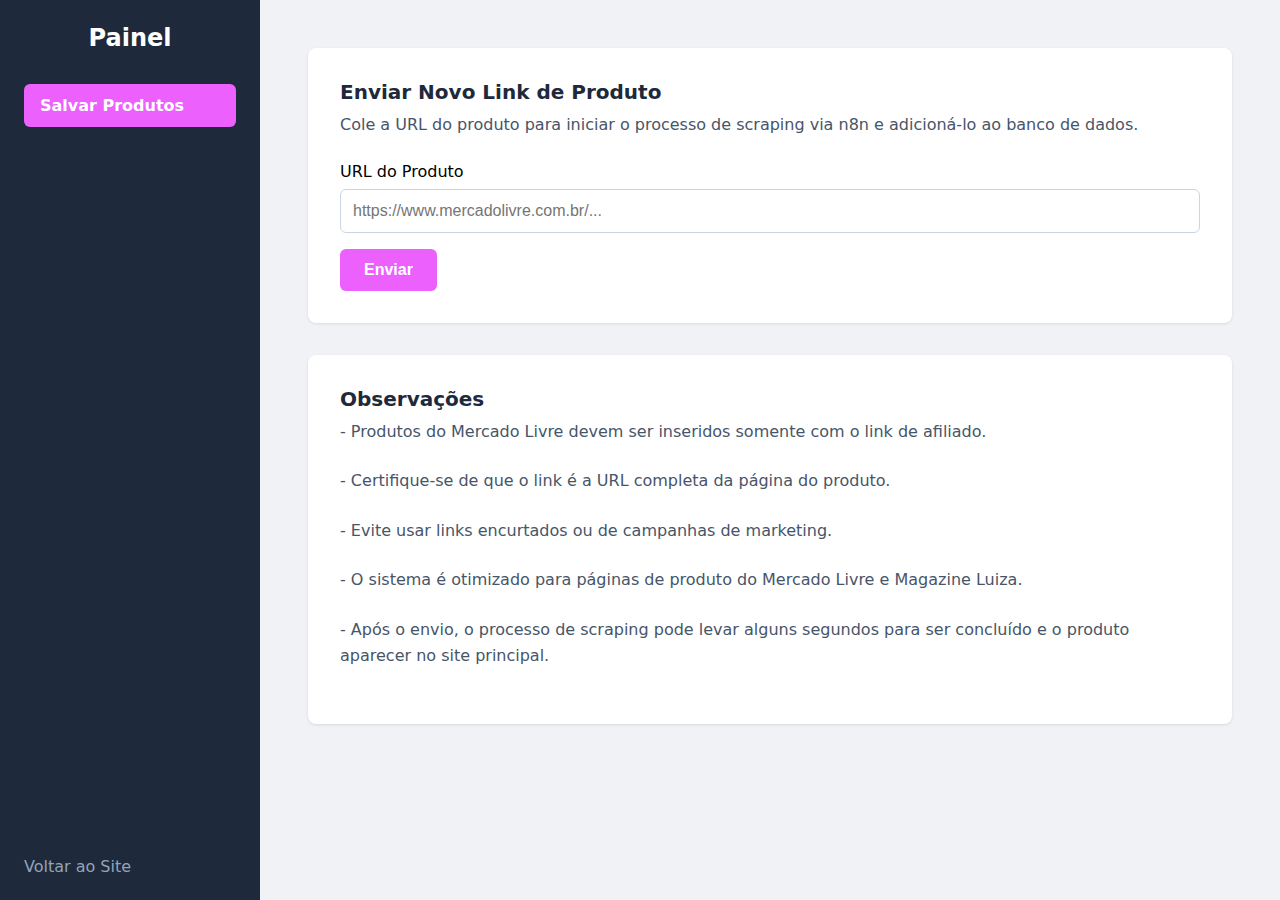
<file: src/main/resources/static/admin.html>
<!DOCTYPE html>
<html lang="pt-br">
<head>
    <!-- Google Tag Manager -->
    <script>(function(w,d,s,l,i){w[l]=w[l]||[];w[l].push({'gtm.start':
            new Date().getTime(),event:'gtm.js'});var f=d.getElementsByTagName(s)[0],
        j=d.createElement(s),dl=l!='dataLayer'?'&l='+l:'';j.async=true;j.src=
        'https://www.googletagmanager.com/gtm.js?id='+i+dl;f.parentNode.insertBefore(j,f);
    })(window,document,'script','dataLayer','GTM-TMC86WDT');</script>
    <!-- End Google Tag Manager -->
    <meta charset="UTF-8">
    <meta name="viewport" content="width=device-width, initial-scale=1.0">
    <link rel="icon" type="image/png" href="/favicon-96x96.png" sizes="96x96" />
    <link rel="icon" type="image/svg+xml" href="/favicon.svg" />
    <link rel="shortcut icon" href="/favicon.ico" />
    <link rel="apple-touch-icon" sizes="180x180" href="/apple-touch-icon.png" />
    <meta name="apple-mobile-web-app-title" content="Ofertas do Coelho" />
    <link rel="manifest" href="/site.webmanifest" />
    <title>Painel Administrativo</title>
    <link rel="stylesheet" href="./assets/css/admin.css">

</head>
<body>
<!-- Google Tag Manager (noscript) -->
<noscript><iframe src="https://www.googletagmanager.com/ns.html?id=GTM-TMC86WDT"
                  height="0" width="0" style="display:none;visibility:hidden"></iframe></noscript>
<!-- End Google Tag Manager (noscript) -->

<div class="admin-layout">
    <aside class="sidebar">
        <h1 class="sidebar-logo">Painel</h1>
        <nav class="sidebar-nav">
            <ul>
                <li><a href="#" class="active">Salvar Produtos</a></li>
            </ul>
        </nav>
        <div class="sidebar-footer">
            <a href="/">Voltar ao Site</a>
        </div>
    </aside>

    <main class="main-content">
        <section class="content-block">
            <h2>Enviar Novo Link de Produto</h2>
            <p>Cole a URL do produto para iniciar o processo de scraping via n8n e adicioná-lo ao banco de dados.</p>

            <div id="feedback-area" class="feedback"></div>

            <form id="link-form">
                <div class="form-group">
                    <label for="url-produto">URL do Produto</label>
                    <input type="url" id="url-produto" placeholder="https://www.mercadolivre.com.br/..." required>
                </div>
                <button type="submit" class="btn-submit" onclick="">Enviar</button>
            </form>
        </section>

        <section class="content-block">
            <h2>Observações</h2>
            <p>- Produtos do Mercado Livre devem ser inseridos somente com o link de afiliado.</p>
            <p>- Certifique-se de que o link é a URL completa da página do produto.</p>
            <p>- Evite usar links encurtados ou de campanhas de marketing.</p>
            <p>- O sistema é otimizado para páginas de produto do Mercado Livre e Magazine Luiza.</p>
            <p>- Após o envio, o processo de scraping pode levar alguns segundos para ser concluído e o produto aparecer no site principal.</p>
        </section>
    </main>
</div>

<script src="./assets/js/admin.js"></script>
</body>
</html>
</file>
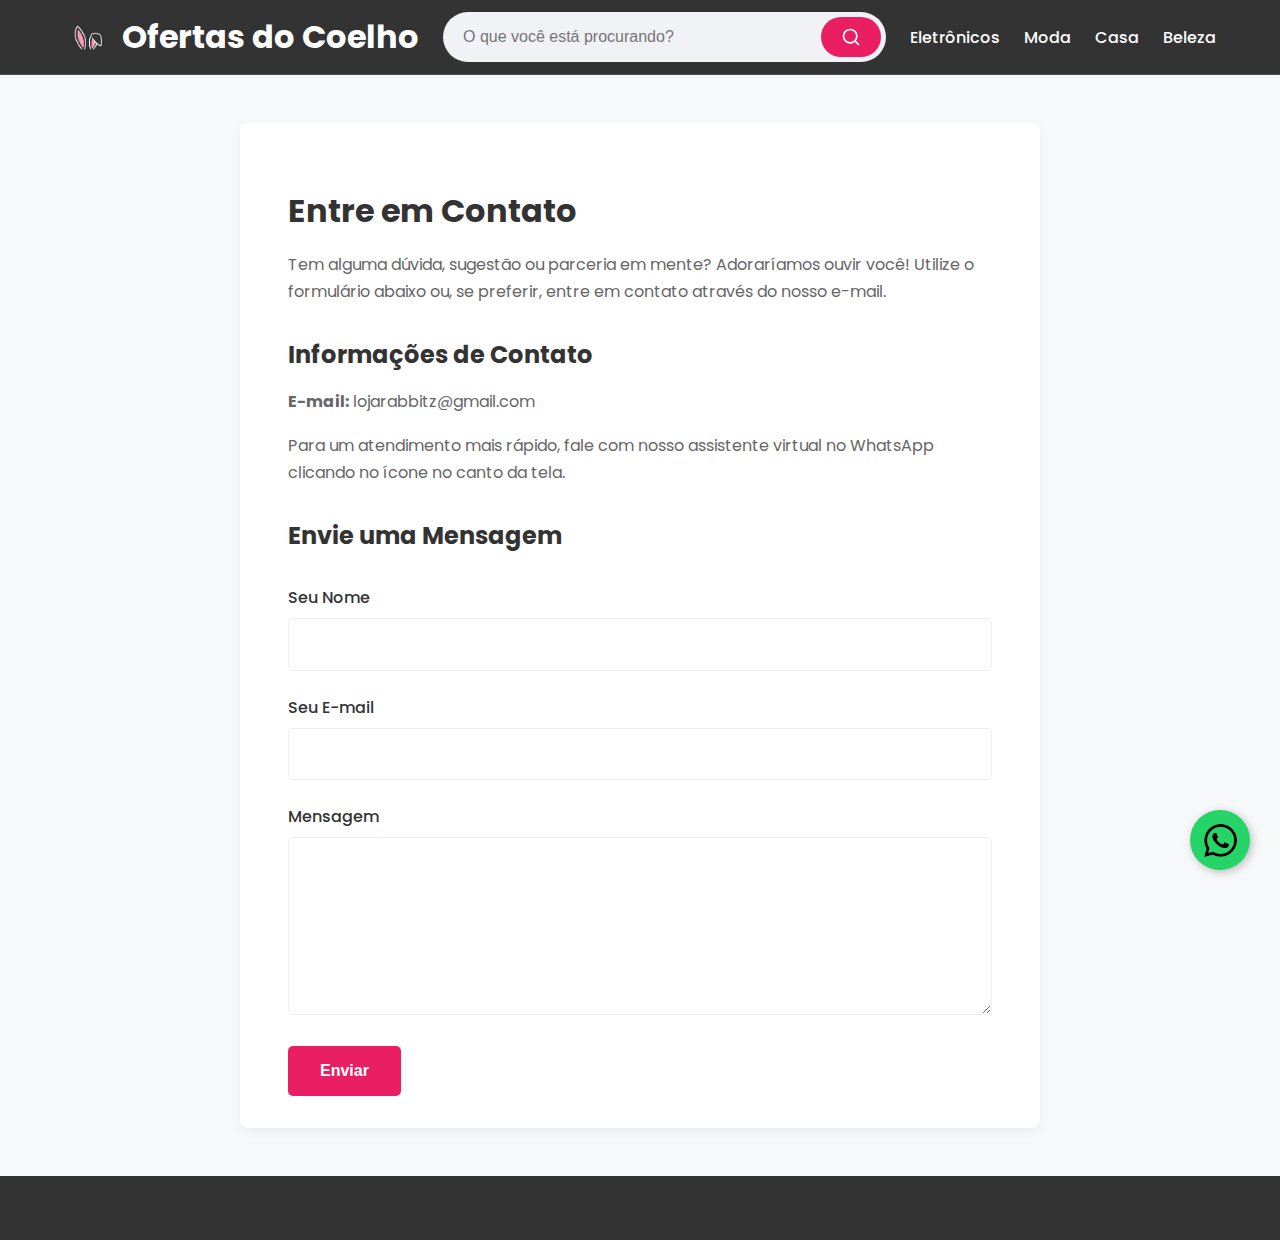
<file: src/main/resources/static/contato.html>
<!DOCTYPE html>
<html lang="pt-br">
<head>
    <meta charset="UTF-8">
    <meta name="viewport" content="width=device-width, initial-scale=1.0">
    <title>Contato - Ofertas do Coelho</title>
    <link rel="stylesheet" href="./assets/css/global.css">
    <link rel="stylesheet" href="./assets/css/static-pages.css">
    <link rel="preconnect" href="https://fonts.googleapis.com">
    <link rel="preconnect" href="https://fonts.gstatic.com" crossorigin>
    <link href="https://fonts.googleapis.com/css2?family=Poppins:wght@400;500;700&display=swap" rel="stylesheet">
</head>
<body>

<header class="main-header">
    <div class="container">
        <a href="/" class="logo">
            <img src="./assets/images/Logomarca.png" alt="Ofertas do Coelho Logo" class="logo-img">
            <h1>Ofertas do Coelho</h1>
        </a>

        <div class="search-bar">
            <input type="text" id="search-input" placeholder="O que você está procurando?">
            <button id="search-button">
                <svg xmlns="http://www.w3.org/2000/svg" width="20" height="20" viewBox="0 0 24 24" fill="none" stroke="currentColor" stroke-width="2" stroke-linecap="round" stroke-linejoin="round"><circle cx="11" cy="11" r="8"></circle><line x1="21" y1="21" x2="16.65" y2="16.65"></line></svg>
            </button>
        </div>

        <nav class="main-nav">
            <ul class="nav-links">
                <li><a href="#">Eletrônicos</a></li>
                <li><a href="#">Moda</a></li>
                <li><a href="#">Casa</a></li>
                <li><a href="#">Beleza</a></li>
            </ul>
        </nav>
        <button class="hamburger">&#9776;</button>
    </div>
</header>

<main class="container">
    <div class="static-page-content">
        <h1>Entre em Contato</h1>
        <p>Tem alguma dúvida, sugestão ou parceria em mente? Adoraríamos ouvir você! Utilize o formulário abaixo ou, se preferir, entre em contato através do nosso e-mail.</p>

        <h2>Informações de Contato</h2>
        <p><strong>E-mail:</strong> lojarabbitz@gmail.com</p>
        <p>Para um atendimento mais rápido, fale com nosso assistente virtual no WhatsApp clicando no ícone no canto da tela.</p>

        <h2>Envie uma Mensagem</h2>
        <form class="contact-form">
            <div class="form-group">
                <label for="name">Seu Nome</label>
                <input type="text" id="name" name="name" required>
            </div>
            <div class="form-group">
                <label for="email">Seu E-mail</label>
                <input type="email" id="email" name="email" required>
            </div>
            <div class="form-group">
                <label for="message">Mensagem</label>
                <textarea id="message" name="message" rows="6" required></textarea>
            </div>
            <button type="submit" class="form-button">Enviar</button>
        </form>
    </div>
</main>

<footer class="main-footer">
</footer>

<a href="https://wa.me/5564992716269" class="whatsapp-float-button" target="_blank">
    <img src="./assets/images/whatsapp.png" alt="Fale Conosco pelo WhatsApp">
</a>
</body>
</html>
</file>
<file: src/main/resources/static/assets/css/global.css>
/* --- CONFIGURAÇÕES GLOBAIS E FONTES --- */
:root {
    --bg-main: #f7f8fa;
    --accent-color: #E91E63;
    --accent-dark: #c2185b;
    --accent-light: #F8E0E5;
    --dark-color: #333333;
    --text-light: #666;
    --white: #ffffff;
    --border-color: #eee;
    --font-family: 'Poppins', sans-serif;
}

* {
    margin: 0;
    padding: 0;
    box-sizing: border-box;
}

body {
    font-family: var(--font-family);
    background-color: var(--bg-main);
    color: var(--dark-color);
}

.container {
    width: 90%;
    max-width: 1400px;
    margin: 0 auto;
}

/* --- CABEÇALHO --- */
.main-header {
    background-color: var(--dark-color);
    border-bottom: 1px solid #4f4f4f; /* Borda sutil */
    padding: 0.75rem 0; /* Mais compacto */
    position: sticky;
    top: 0;
    z-index: 100;
}

.main-header .container {
    display: flex;
    align-items: center;
    gap: 1.5rem;
    flex-wrap: nowrap; /* Impede a quebra de linha */
}

.logo {
    display: flex;
    align-items: center;
    text-decoration: none;
    color: var(--white);
    flex-shrink: 0; /* Impede que o logo encolha */
}

.logo-img {
    height: 48px;
    margin-right: 10px;
}

.logo h2 { /* Usando H2 para SEO, conforme discutido */
    font-size: 1.25rem;
    color: var(--white);
    white-space: nowrap;
}

.search-bar {
    display: flex;
    align-items: center;
    flex-grow: 1;
    max-width: 700px;
    background-color: #f0f2f5;
    border-radius: 25px;
    padding: 5px;
    margin: 0 auto;
}

#search-input {
    border: none;
    background: transparent;
    outline: none;
    width: 100%;
    padding: 10px 15px;
    font-size: 1rem;
    color: var(--dark-color);
}

#search-button {
    border: none;
    background-color: var(--accent-color);
    color: white;
    border-radius: 20px;
    width: 60px;
    height: 40px;
    flex-shrink: 0;
    display: flex;
    justify-content: center;
    align-items: center;
    cursor: pointer;
    transition: background-color 0.3s;
}

#search-button:hover {
    background-color: var(--accent-dark);
}

.main-nav {
    flex-shrink: 0;
}

.main-nav .nav-links {
    display: flex;
    list-style: none;
    padding: 0;
    margin: 0;
    gap: 1.5rem;
}

.main-nav a {
    position: relative;
    text-decoration: none;
    color: var(--white);
    font-weight: 500;
    padding-bottom: 5px;
    transition: color 0.3s ease;
    white-space: nowrap;
}

.main-nav a:hover {
    color: #f0f0f0;
}

.main-nav a::after {
    content: '';
    position: absolute;
    width: 100%;
    height: 2px;
    background-color: var(--accent-color);
    bottom: 0;
    left: 0;
    transform: scaleX(0);
    transform-origin: center;
    transition: transform 0.3s ease-out;
}

.main-nav a:hover::after {
    transform: scaleX(1);
}

.hamburger {
    display: none;
    font-size: 2rem;
    color: var(--white);
    background: none;
    border: none;
    cursor: pointer;
    margin-left: auto;
}

/* --- RODAPÉ --- */
.main-footer {
    background-color: var(--dark-color);
    color: #bbb;
    padding: 3rem 0 1rem;
    margin-top: 2rem;
}

.footer-grid {
    display: grid;
    grid-template-columns: 1fr;
    gap: 2rem;
}

.footer-column h4 {
    color: var(--white);
    margin-bottom: 1rem;
    position: relative;
}
.footer-column h4::after {
    content: '';
    position: absolute;
    left: 0;
    bottom: -5px;
    width: 40px;
    height: 2px;
    background-color: var(--accent-color);
}
.footer-column ul {
    list-style: none;
    padding: 0;
}
.footer-column ul li {
    margin-bottom: 0.5rem;
}
.footer-column a {
    color: #bbb;
    text-decoration: none;
}
.footer-column a:hover {
    color: var(--white);
}

.social-links {
    display: flex;
    gap: 1rem;
    margin-top: 1rem;
}
.social-links img {
    width: 24px;
    height: 24px;
}

.copyright {
    text-align: center;
    margin-top: 2rem;
    border-top: 1px solid #555;
    padding-top: 1rem;
    font-size: 0.9rem;
}

/* --- ANÚNCIO FIXO --- */
.sticky-ad {
    display: none;
    position: fixed;
    bottom: 0;
    left: 0;
    width: 100%;
    background-color: rgba(0, 0, 0, 0.9);
    color: var(--white);
    justify-content: space-between;
    align-items: center;
    padding: 0.8rem;
    z-index: 1000;
}

.ad-text {
    flex-grow: 1;
    text-align: center;
    font-size: 0.9rem;
}

.close-ad {
    background: none;
    border: none;
    color: var(--white);
    font-size: 1.5rem;
    cursor: pointer;
    padding: 0 0.5rem;
}

/* --- BOTÃO FLUTUANTE DO WHATSAPP --- */
.whatsapp-float-button {
    position: fixed;
    width: 60px;
    height: 60px;
    bottom: 30px;
    right: 30px;
    background-color: #25D366;
    border-radius: 50%;
    box-shadow: 2px 2px 8px rgba(0,0,0,0.25);
    z-index: 1000;
    display: flex;
    justify-content: center;
    align-items: center;
    transition: transform 0.3s ease;
}

.whatsapp-float-button:hover {
    transform: scale(1.1);
}

.whatsapp-float-button img {
    width: 35px;
    height: 35px;
}

/* --- RESPONSIVIDADE GLOBAL E MENU MOBILE --- */

@media (min-width: 768px) {
    .footer-grid {
        grid-template-columns: 2fr 1fr 1fr;
    }
}

@media (max-width: 1024px) {
    .main-nav {
        display: none;
    }
    .hamburger {
        display: block;
    }
    .search-bar {
        max-width: 500px;
    }

    /* Regras para o menu mobile quando ele estiver aberto */
    .main-nav.is-active {
        display: block;
        position: absolute;
        top: 71px; /* Altura do header */
        left: 0;
        width: 100%;
        background-color: var(--dark-color);
        box-shadow: 0 4px 6px rgba(0,0,0,0.1);
        z-index: 1000;
    }
    .main-nav.is-active .nav-links {
        flex-direction: column;
        width: 100%;
        gap: 0;
    }
    .main-nav.is-active .nav-links li {
        width: 100%;
        text-align: center;
        border-top: 1px solid #4f4f4f;
    }
    .main-nav.is-active .nav-links a {
        display: block;
        padding: 1rem;
        width: 100%;
    }
}

@media (max-width: 767px) {
    .search-bar {
        display: none;
    }
    .main-header .container {
        justify-content: space-between;
    }
}
</file>
<file: src/main/resources/static/assets/css/static-pages.css>
/* --- ESTILOS PARA PÁGINAS ESTÁTICAS (CONTATO, PRIVACIDADE) --- */
.static-page-content {
    max-width: 800px;
    margin: 3rem auto;
    background-color: var(--white);
    padding: 2rem 3rem;
    border-radius: 8px;
    box-shadow: 0 4px 10px rgba(0,0,0,0.05);
}

.static-page-content h1, .static-page-content h2 {
    color: var(--dark-color);
    margin-bottom: 1rem;
    margin-top: 2rem;
}

.static-page-content p, .static-page-content li {
    line-height: 1.7;
    color: var(--text-light);
    margin-bottom: 1rem;
}
.static-page-content a {
    color: var(--accent-color);
    text-decoration: none;
}
.static-page-content a:hover {
    text-decoration: underline;
}

/* --- ESTILOS DO FORMULÁRIO DE CONTATO --- */
.contact-form {
    margin-top: 2rem;
}

.form-group {
    margin-bottom: 1.5rem;
}

.form-group label {
    display: block;
    margin-bottom: 0.5rem;
    font-weight: 500;
}

.form-group input, .form-group textarea {
    width: 100%;
    padding: 0.8rem;
    border: 1px solid var(--border-color);
    border-radius: 5px;
    font-size: 1rem;
    font-family: var(--font-family);
}

.form-button {
    background-color: var(--accent-color);
    color: var(--white);
    border: none;
    padding: 1rem 2rem;
    font-size: 1rem;
    font-weight: 700;
    border-radius: 5px;
    cursor: pointer;
    transition: background-color 0.3s;
}

.form-button:hover {
    background-color: var(--accent-dark);
}
</file>
<file: src/main/resources/static/assets/css/admin.css>
/* Reset Básico e Fontes */
* {
    margin: 0;
    padding: 0;
    box-sizing: border-box;
}

body {
    font-family: system-ui, -apple-system, BlinkMacSystemFont, 'Segoe UI', Roboto, Oxygen, Ubuntu, Cantarell, 'Open Sans', 'Helvetica Neue', sans-serif;
    background-color: #f0f2f5; /* Um cinza claro para o fundo */
}

.admin-layout {
    display: flex;
    min-height: 100vh;
}

/* --- Sidebar (Menu Esquerdo) --- */
.sidebar {
    width: 260px;
    background-color: #1e293b; /* Azul escuro/chumbo */
    color: #cbd5e1; /* Cinza claro para o texto */
    display: flex;
    flex-direction: column;
    padding: 24px;
    flex-shrink: 0; /* Impede que o menu encolha */
}

.sidebar-logo {
    font-size: 1.5rem;
    font-weight: 700;
    margin-bottom: 32px;
    color: #fff;
    text-align: center;
}

.sidebar-nav ul {
    list-style: none;
}

.sidebar-nav a {
    display: block;
    padding: 12px 16px;
    border-radius: 6px;
    text-decoration: none;
    color: #cbd5e1;
    margin-bottom: 8px;
    transition: background-color 0.2s, color 0.2s;
}

.sidebar-nav a:hover {
    background-color: #334155; /* Cor de hover */
    color: #fff;
}

.sidebar-nav a.active {
    background-color: #ec60fd; /* Cor da sua marca */
    color: #fff;
    font-weight: 600;
}

.sidebar-footer {
    margin-top: auto; /* Empurra o rodapé do menu para baixo */
}

.sidebar-footer a {
    color: #94a3b8;
    text-decoration: none;
}
.sidebar-footer a:hover {
    color: #fff;
}

/* --- Conteúdo Principal (Direita) --- */
.main-content {
    flex-grow: 1;
    padding: 48px;
    overflow-y: auto; /* Adiciona scroll se o conteúdo for grande */
}

.content-block {
    background-color: #fff;
    padding: 32px;
    border-radius: 8px;
    box-shadow: 0 1px 3px rgba(0,0,0,0.1);
    margin-bottom: 32px;
}

h2 {
    font-size: 1.25rem;
    font-weight: 600;
    margin-bottom: 8px;
    color: #1e293b;
}

.content-block p {
    color: #475569;
    margin-bottom: 24px;
    line-height: 1.6;
}

/* --- Formulário e Elementos de UI --- */
.form-group {
    margin-bottom: 16px;
}

.form-group label {
    display: block;
    font-weight: 500;
    margin-bottom: 8px;
}

input[type="url"], textarea {
    width: 100%;
    padding: 12px;
    border: 1px solid #cbd5e1;
    border-radius: 6px;
    font-size: 1rem;
}

textarea {
    font-family: monospace;
    background-color: #f8fafc;
    resize: vertical;
    min-height: 120px;
}

.btn-submit {
    padding: 12px 24px;
    border: none;
    border-radius: 6px;
    background-color: #ec60fd;
    color: #fff;
    font-size: 1rem;
    font-weight: 600;
    cursor: pointer;
    transition: background-color 0.2s;
}

.btn-submit:hover {
    background-color: #a22aaf;
}

.btn-submit:disabled {
    background-color: #94a3b8;
    cursor: not-allowed;
}

/* --- Área de Feedback --- */
.feedback {
    margin-bottom: 16px;
    padding: 16px;
    border-radius: 6px;
    display: none; /* Começa escondido */
}
.feedback.success {
    background-color: #d1fae5;
    color: #065f46;
    display: block;
}
.feedback.error {
    background-color: #fee2e2;
    color: #991b1b;
    display: block;
}
</file>
